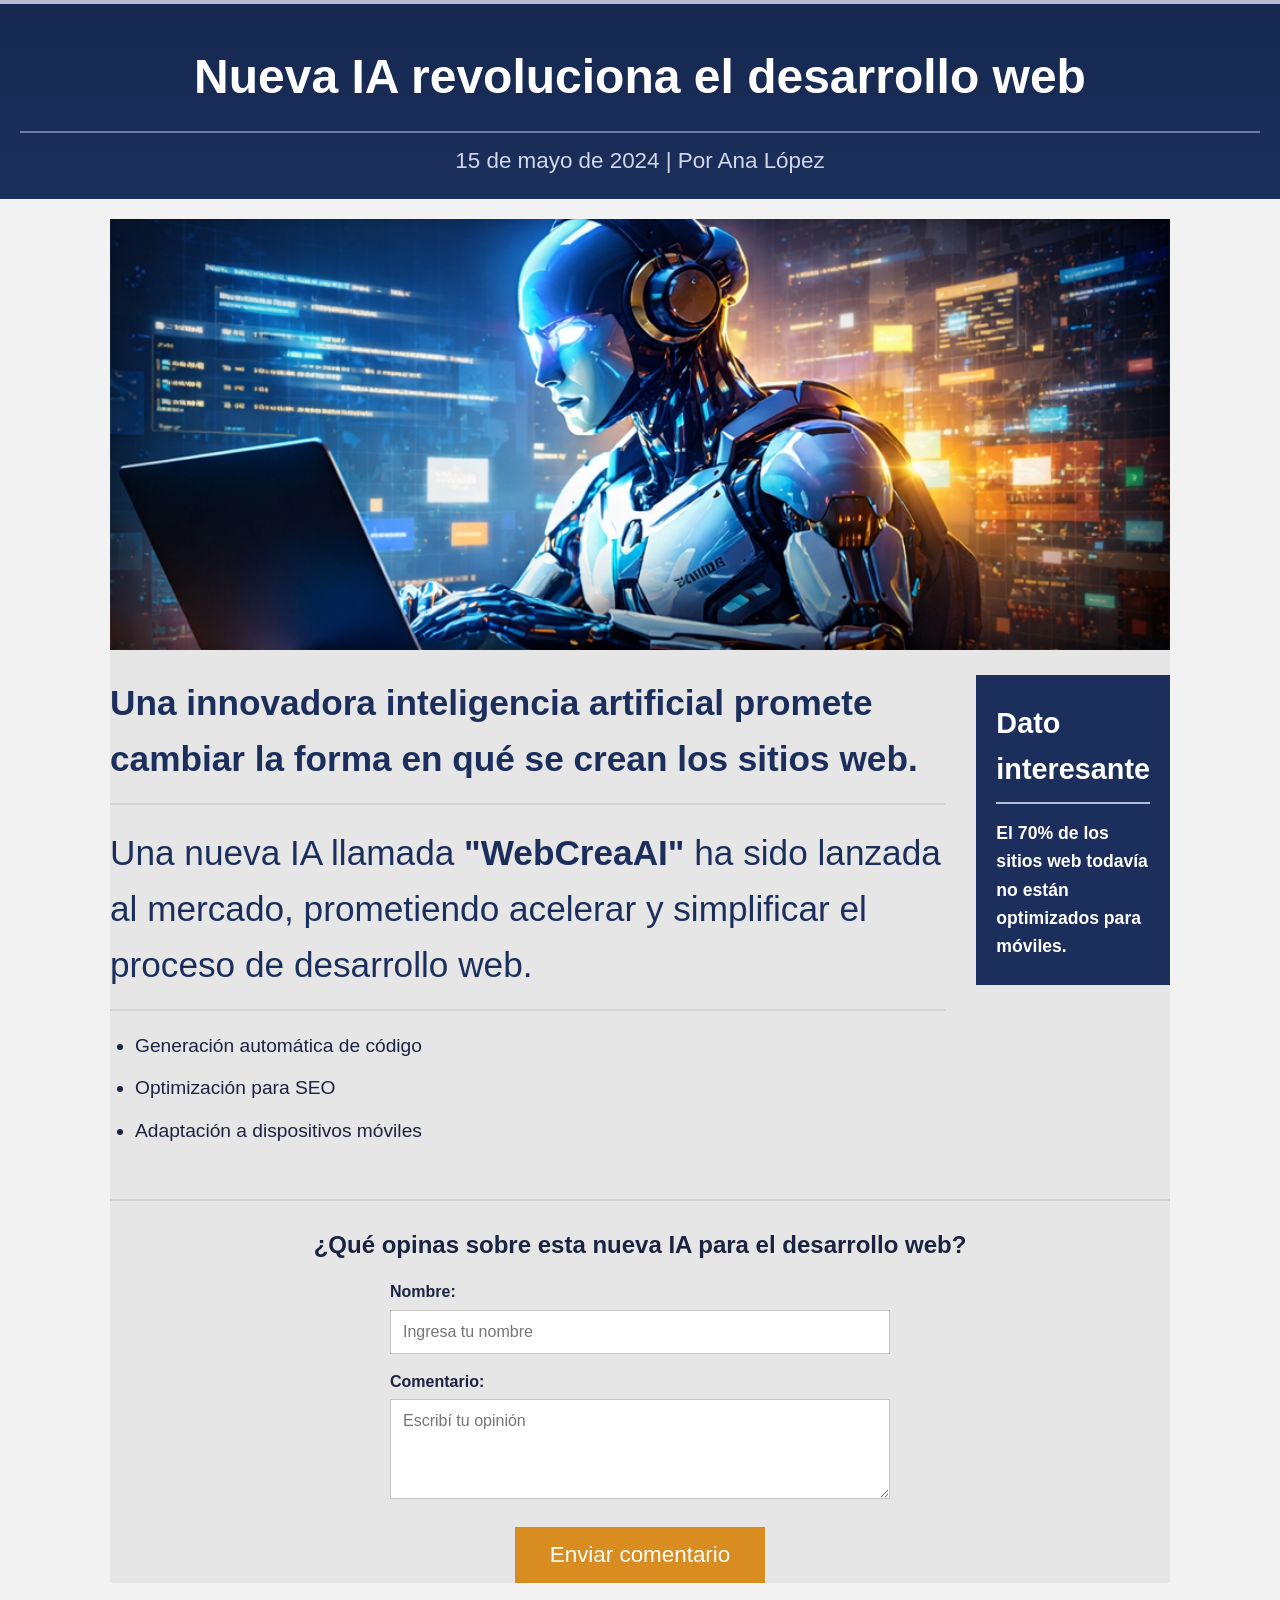
<file: index.html>
<!DOCTYPE html>
<html lang="en">
<head>
    <meta charset="UTF-8">
    <meta name="viewport" content="width=device-width, initial-scale=1.0">
    <title>Nueva IA Revoluciona el desarrollo web</title>
    <link rel="stylesheet" href="style.css" />


</head>
<body>
    <header class="encabezado">
        <h1>Nueva IA revoluciona el desarrollo web</h1>
        <p class="meta">15 de mayo de 2024 | Por Ana López </p>
    </header>

    <main class="contenedor">
        <article class="noticia">
            <section class="imagen-principal">
                 <img src="img/IMG IA.png" alt="Robot trabajando en una notebook" />

            </section>

            <section class="contenido">
                <div class="texto-principal">
                    <h2>Una innovadora inteligencia artificial promete cambiar la forma en qué se crean los sitios web.</h2>

                    <p>
                        Una nueva IA llamada <strong>"WebCreaAI"</strong> ha sido lanzada al mercado, prometiendo acelerar y simplificar el proceso de desarrollo web.
                    </p>

                    <ul>
                        <li>Generación automática de código</li>
                        <li>Optimización para SEO</li>
                        <li>Adaptación a dispositivos móviles</li>
                    </ul>

                </div>

                <aside class="dato">
                    <h3>Dato interesante</h3>
                    <p>El 70% de los sitios web todavía no están optimizados para móviles. </p>
                </aside>
            </section>


            <section class="comentario">
                <h2>¿Qué opinas sobre esta nueva IA para el desarrollo web?</h2>

                <form class="formulario-comentario">

                    <label for="nombre">Nombre:</label>
                    <input type="text"
                    id="nombre"
                    name="nombre"
                    placeholder="Ingresa tu nombre" required>
                
                    <label for="comentario">Comentario:</label>
                    <textarea name="comentario" id="comentario" placeholder="Escribí tu opinión" required></textarea>

                    <button type="submit">Enviar comentario</button>
                </form>
            </section>
            
        </article>
    </main>
    
</body>
</html>
</file>
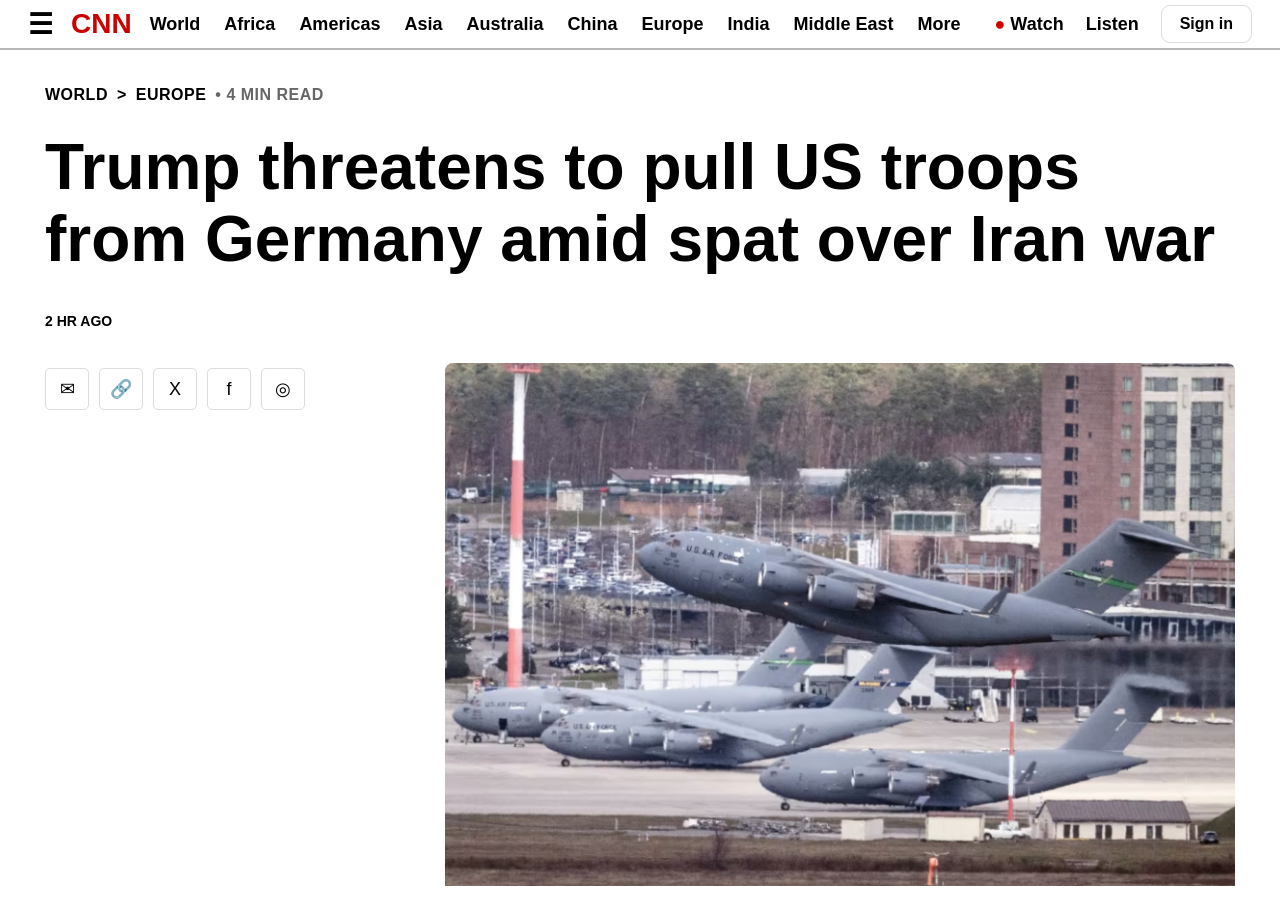
<file: noticia-cnn.html>
<!DOCTYPE html>
<html lang="en">
<head>
    <meta charset="UTF-8">
    <meta name="viewport" content="width=device-width, initial-scale=1.0">
    <title>Trump threatens to pull some US troops from Germany</title>
    <link rel="stylesheet" href="cnn-style.css">
</head>
<body>

    <header class="top-header">
        <nav class="navbar">
            <div class="menu">☰</div>
            <div class="logo">CNN</div>
            <ul class="nav-links">
                <li>World</li>
                <li>Africa</li>
                <li>Americas</li>
                <li>Asia</li>
                <li>Australia</li>
                <li>China</li>
                <li>Europe</li>
                <li>India</li>
                <li>Middle East</li>
                <li>More</li>

            </ul>
            <div class="nav-actions">
                <span>● Watch </span>
                <span>Listen</span>
                <button>Sign in</button>
            </div>
        </nav>
    </header>

    <main class="page">
        <article class="article">

            <section class="breadcrumb">
                <span>WORLD</span>
                <span>></span>
                <span>EUROPE</span>
                <span>• 4 MIN READ</span>
            </section>

            <header class="article-header">
        <h1>Trump threatens to pull US troops from Germany amid spat over Iran war</h1>
        <p class="time">2 HR AGO</p>
           </header>

            <section class="share-and-image">
                <aside class="share-buttons">
                    <button>✉</button>
                    <button>🔗</button>
                    <button>X</button>
                    <button>f</button>
                    <button>◎</button>
                </aside>

                <figure class="main-image">
                    <img src="img/avion-cnn.png" alt="US Air Force aircraft in Germnany">
                </figure>
            </section>
        </article>
    </main>

</body>
</html>
</file>
<file: style.css>
* {
    box-sizing: border-box;
    margin: 0;
    padding: 0;
}

body {
    font-family: Arial, Helvetica, sans-serif;
    background-color: #f2f2f2;
    color: #1b2340;
    line-height: 1.6;
}

.encabezado {
    background: linear-gradient(to bottom, #142850, #1c2f5c);
    color: white;
    text-align: center;
    padding: 35px 20px 20px;
    border-top: 4px solid #b8bdd3;
}


.encabezado h1 {
    font-weight: bold;
    font-size: 3rem;
    margin-bottom: 15px;

}

.meta {
    padding-top: 10px;
    border-top: 2px solid #6f7aa0;
    font-size: 1.4rem;
    color: #d2d7e8;
}

.contenedor {
    max-width: 1100px;
    margin: 0 auto;
    padding: 20px;
}

.noticia {
    background-color: #e6e6e6;
}

.imagen-principal img {
    width: 100%;
    display: block;
    margin-bottom: 25px;
}

.contenido {
    display: flex;
    gap: 30px;
    align-items: flex-start;
}

.texto-principal h2 {
    padding-bottom: 15px;
    border-bottom: 2px solid #d3d3d3;
    margin-bottom: 20px;
    color: #1c2f5c;
    font-size: 2.2rem;
}

.texto-principal p {
    padding-bottom: 15px;
    border-bottom: 2px solid #d3d3d3;
    margin-bottom: 20px;
    color: #1c2f5c;
    font-size: 2.2rem;
}

.texto-principal ul {
    margin-left: 25px;
    font-size: 1.2rem;
}

.texto-principal li {
    margin-bottom: 12px;
}

.dato {
    flex: 1;
    background-color: #1c2f5c;
    color: white;
    padding: 25px 20px;
}

.dato h3 {
    margin-bottom: 15px;
    border-bottom: 2px solid #b8bdd3;
    font-size: 1.8rem;
    padding-bottom: 10px;

}

.dato p {
    font-size: 1.1rem;
    font-weight: bold;
}



.comentario {
    text-align: center;
    border-top: 2px solid #d3d3d3;
    padding-top: 25px;
    margin-top: 40px;
}

.comentario button {
    background-color: #d98c1f;
    color: white;
    border: none;
    cursor: pointer;
    font-size: 1.4rem;
    padding: 15px 35px;

}

.comentario button:hover {
    opacity: 0.9;
}

.formulario-comentario {
    max-width: 500px;
    margin: 0 auto;
    text-align: left;
}

.formulario-comentario label {
    display: block;
    font-weight: bold;
    margin-top: 15px;
    margin-bottom: 5px;
}

.formulario-comentario input,
.formulario-comentario textarea {
    width: 100%;
    padding: 12px;
    border: 1px solid #c4c4c4;
    font-size: 1rem;
    font-family: Arial, Helvetica, sans-serif;
}

.formulario-comentario textarea {
    min-height: 100px;
    resize: vertical;
}

.formulario-comentario button {
    display: block;
    margin: 20px auto 0;
}


@media (max-width: 768px) {
    .encabezado h1 {
        font-size: 2rem;
    }

    .contenido {
        flex-direction: column;
    }

    .texto-principal h2 {
        font-size: 1.6rem;
    }

    .comentario h2 {
        font-size: 1.5rem;
    }
}
</file>
<file: cnn-style.css>
*{
    box-sizing: border-box;
    margin: 0;
    padding: 0;
}

body {
    font-family: Arial, Helvetica, sans-serif;
    background-color: #ffffff;
    color: #000000;
}

.top-header {
    border-bottom: 2px solid #b5b5b5;
    background-color: white;

}

.navbar {
    height: 48px;
    display: flex;
    align-items: center;
    padding: 0 28px;
    gap: 18px;
}

.menu {
    font-size: 28px;
    font-weight: bold;
}

.logo {
    color: #cc0000;
    font-size: 28px;
    font-weight: 900;
}

.nav-links {
    display: flex;
    gap: 24px;
    list-style: none;
    font-size: 18px;
    font-weight: 700;
}

.nav-actions {
    display: flex;
    gap: 22px;
    margin-left: auto;
    align-items: center;
    font-size: 18px;
    font-weight: 700;
}

.nav-actions span:first-child {
    color: #000;
}


.nav-actions span:first-child::first-letter {
    color: #d00000;
}

.nav-actions button {
    background-color: white;
    border: 1px solid #ddd;
    padding: 9px 18px;
    border-radius: 9px;
    font-weight: 700;
    font-size: 16px;
}

.page {
    padding: 36px 45px;
}


.article {
    max-width: 1500px;
}

.breadcrumb {
    font-size: 16px;
    margin-bottom: 28px;
    display: flex;
    gap: 9px;
    align-items: center;
    font-weight: 700;
    letter-spacing: 0.5px;
    margin-bottom: 28px;
}

.breadcrumb span:last-child {
    color: #666;
}

.article-header h1 {
    font-size: 64px;
    line-height: 1.12;
    font-weight: 900;
    max-width: 1450px;
    margin-bottom: 38px;
}

.time {
    font-size: 14px;
    font-weight: 700;
    margin-bottom: 34px;
}

.share-and-image {
     display: grid;
     grid-template-columns: 380px 1fr;
     align-items: start;
     gap: 20px;
}

.share-buttons {
    display: flex;
    gap: 10px;
    padding-top: 5px;
}

.share-buttons button {
    width: 44px;
    height: 42px;
    border: 1px solid #dddddd;
    background-color: white ;
    border-radius: 5px;
    font-size: 18px;
    cursor: pointer;
}


.main-image {
    max-width: 820px;
}

.main-image img {
    width: 100%;
    display: block;
    border-radius: 8px 8px 0 0;
}

@media (max-width: 900px) {
    .nav-links, .nav-actions {
        display: none;
    }

    .article-header h1 {
        font-size: 42px;
    }

    .share-and-image {
        grid-template-columns: 1fr;
    }

    .share-buttons {
        order: 2;
    }

    .page {
        padding: 25px 20px;
    }
}
</file>
